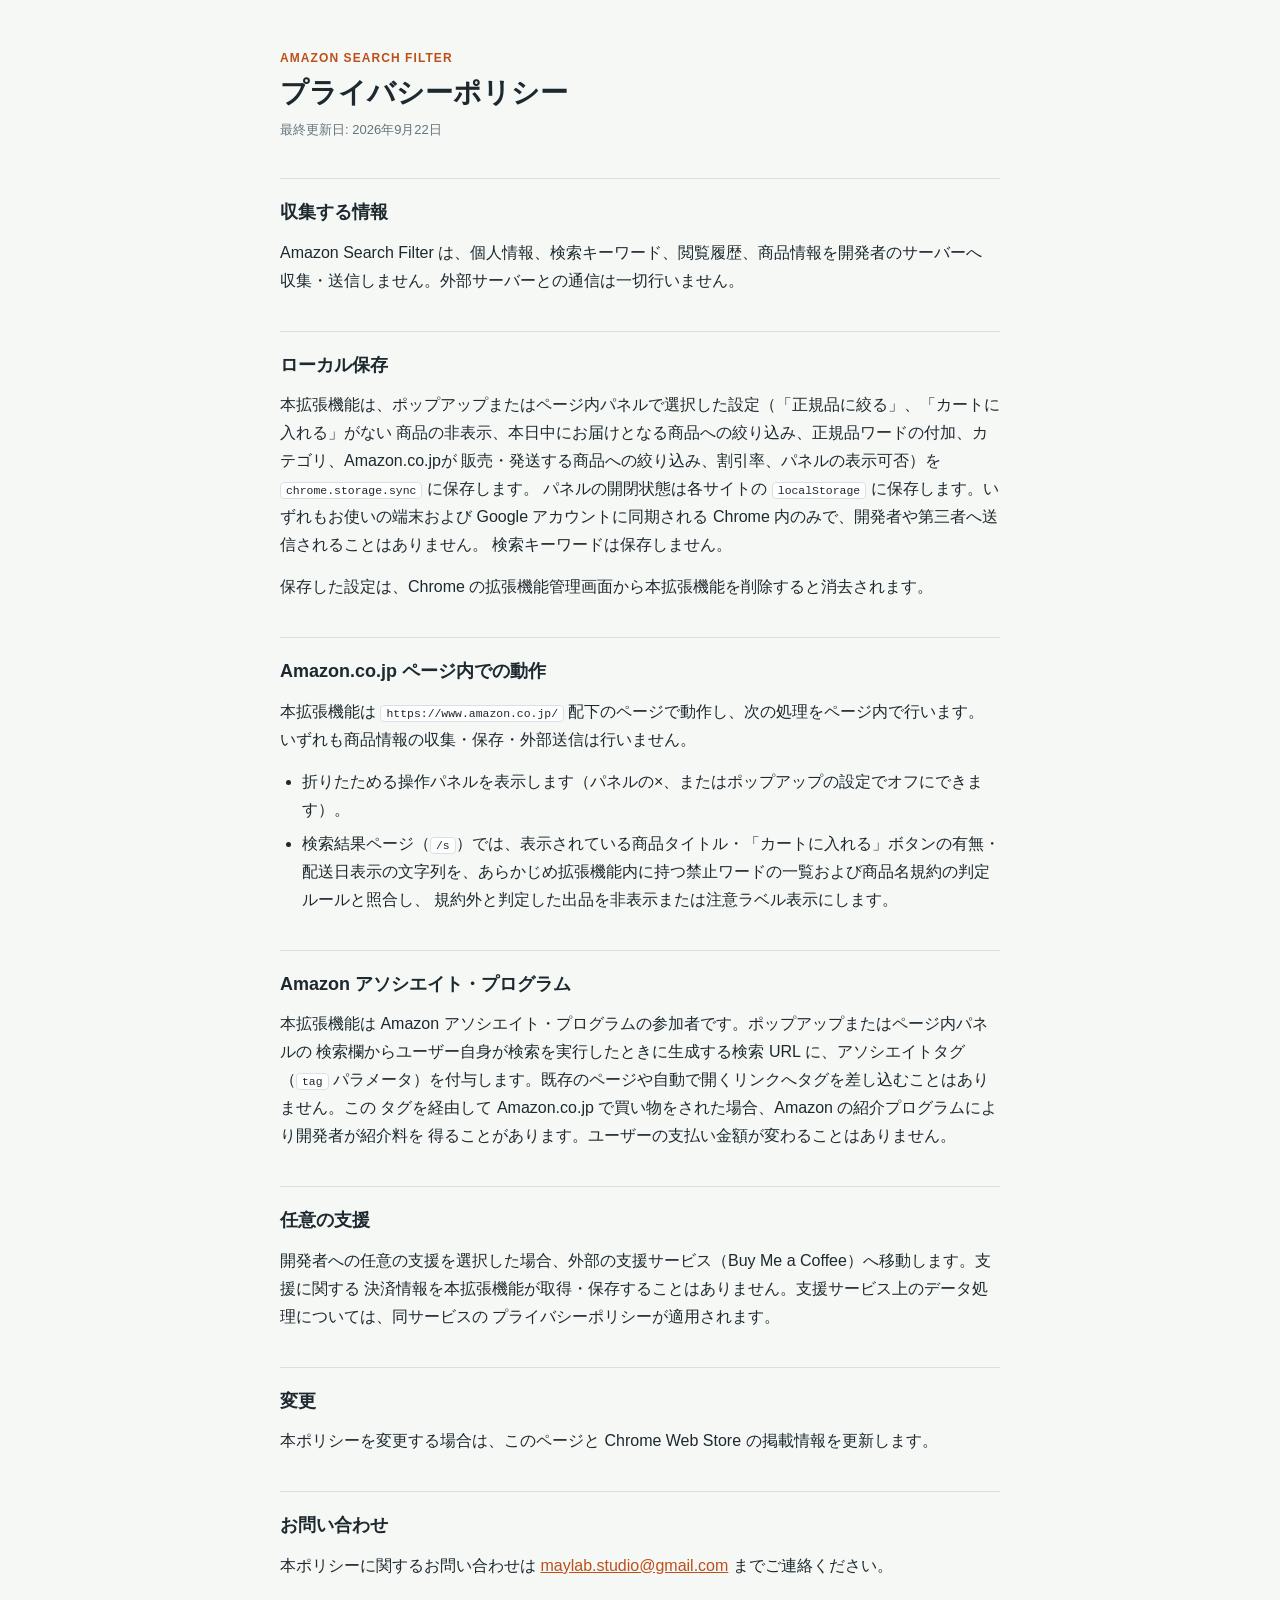
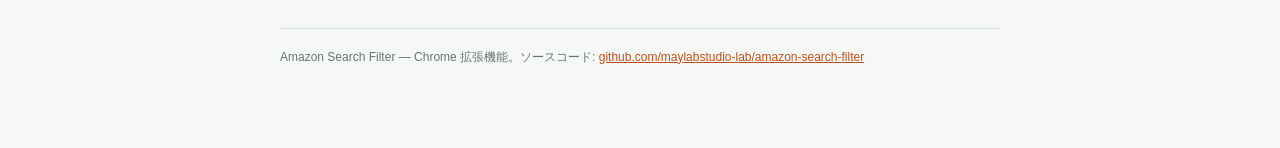
<file: docs/index.html>
<!doctype html>
<html lang="ja">
  <head>
    <meta charset="UTF-8" />
    <meta name="viewport" content="width=device-width, initial-scale=1.0" />
    <title>プライバシーポリシー — Amazon Search Filter</title>
    <meta
      name="description"
      content="Chrome 拡張機能「Amazon Search Filter」のプライバシーポリシー。収集する情報、ローカル保存、外部送信の有無について説明します。"
    />
    <style>
      :root {
        color-scheme: light dark;
        --ink: #1d292f;
        --muted: #65747a;
        --line: #d7e0e2;
        --paper: #f6f8f5;
        --card: #ffffff;
        --accent: #bd4f1b;
      }
      @media (prefers-color-scheme: dark) {
        :root {
          --ink: #e8edee;
          --muted: #9fb0b5;
          --line: #33424a;
          --paper: #121a1e;
          --card: #1a2429;
          --accent: #e88a4f;
        }
      }
      * { box-sizing: border-box; }
      body {
        margin: 0;
        padding: 0 20px;
        color: var(--ink);
        background: var(--paper);
        font-family: -apple-system, BlinkMacSystemFont, "Hiragino Kaku Gothic ProN",
          "Yu Gothic", Meiryo, sans-serif;
        line-height: 1.75;
      }
      main {
        max-width: 720px;
        margin: 0 auto;
        padding: 48px 0 80px;
      }
      .eyebrow {
        margin: 0 0 6px;
        color: var(--accent);
        font-size: 12px;
        font-weight: 700;
        letter-spacing: 0.09em;
        text-transform: uppercase;
      }
      h1 {
        margin: 0 0 8px;
        font-size: 28px;
        line-height: 1.3;
      }
      .updated {
        margin: 0 0 32px;
        color: var(--muted);
        font-size: 13px;
      }
      h2 {
        margin: 36px 0 10px;
        padding-top: 18px;
        border-top: 1px solid var(--line);
        font-size: 18px;
      }
      p { margin: 0 0 14px; }
      ul { margin: 0 0 14px; padding-left: 22px; }
      li { margin-bottom: 6px; }
      code {
        padding: 1px 5px;
        border-radius: 4px;
        background: var(--card);
        border: 1px solid var(--line);
        font-size: 0.88em;
      }
      a { color: var(--accent); }
      footer {
        margin-top: 48px;
        padding-top: 18px;
        border-top: 1px solid var(--line);
        color: var(--muted);
        font-size: 12px;
      }
    </style>
  </head>
  <body>
    <main>
      <p class="eyebrow">Amazon Search Filter</p>
      <h1>プライバシーポリシー</h1>
      <p class="updated">最終更新日: 2026年9月22日</p>

      <h2>収集する情報</h2>
      <p>
        Amazon Search Filter は、個人情報、検索キーワード、閲覧履歴、商品情報を開発者のサーバーへ
        収集・送信しません。外部サーバーとの通信は一切行いません。
      </p>

      <h2>ローカル保存</h2>
      <p>
        本拡張機能は、ポップアップまたはページ内パネルで選択した設定（「正規品に絞る」、「カートに入れる」がない
        商品の非表示、本日中にお届けとなる商品への絞り込み、正規品ワードの付加、カテゴリ、Amazon.co.jpが
        販売・発送する商品への絞り込み、割引率、パネルの表示可否）を
        <code>chrome.storage.sync</code> に保存します。
        パネルの開閉状態は各サイトの <code>localStorage</code> に保存します。いずれもお使いの端末および
        Google アカウントに同期される Chrome 内のみで、開発者や第三者へ送信されることはありません。
        検索キーワードは保存しません。
      </p>
      <p>
        保存した設定は、Chrome の拡張機能管理画面から本拡張機能を削除すると消去されます。
      </p>

      <h2>Amazon.co.jp ページ内での動作</h2>
      <p>
        本拡張機能は <code>https://www.amazon.co.jp/</code> 配下のページで動作し、次の処理をページ内で行います。
        いずれも商品情報の収集・保存・外部送信は行いません。
      </p>
      <ul>
        <li>折りたためる操作パネルを表示します（パネルの×、またはポップアップの設定でオフにできます）。</li>
        <li>
          検索結果ページ（<code>/s</code>）では、表示されている商品タイトル・「カートに入れる」ボタンの有無・
          配送日表示の文字列を、あらかじめ拡張機能内に持つ禁止ワードの一覧および商品名規約の判定ルールと照合し、
          規約外と判定した出品を非表示または注意ラベル表示にします。
        </li>
      </ul>

      <h2>Amazon アソシエイト・プログラム</h2>
      <p>
        本拡張機能は Amazon アソシエイト・プログラムの参加者です。ポップアップまたはページ内パネルの
        検索欄からユーザー自身が検索を実行したときに生成する検索 URL に、アソシエイトタグ（<code>tag</code>
        パラメータ）を付与します。既存のページや自動で開くリンクへタグを差し込むことはありません。この
        タグを経由して Amazon.co.jp で買い物をされた場合、Amazon の紹介プログラムにより開発者が紹介料を
        得ることがあります。ユーザーの支払い金額が変わることはありません。
      </p>

      <h2>任意の支援</h2>
      <p>
        開発者への任意の支援を選択した場合、外部の支援サービス（Buy Me a Coffee）へ移動します。支援に関する
        決済情報を本拡張機能が取得・保存することはありません。支援サービス上のデータ処理については、同サービスの
        プライバシーポリシーが適用されます。
      </p>

      <h2>変更</h2>
      <p>
        本ポリシーを変更する場合は、このページと Chrome Web Store の掲載情報を更新します。
      </p>

      <h2>お問い合わせ</h2>
      <p>
        本ポリシーに関するお問い合わせは
        <a href="mailto:maylab.studio@gmail.com">maylab.studio@gmail.com</a> までご連絡ください。
      </p>

      <footer>
        Amazon Search Filter — Chrome 拡張機能。ソースコード:
        <a href="https://github.com/maylabstudio-lab/amazon-search-filter"
          >github.com/maylabstudio-lab/amazon-search-filter</a
        >
      </footer>
    </main>
  </body>
</html>
</file>
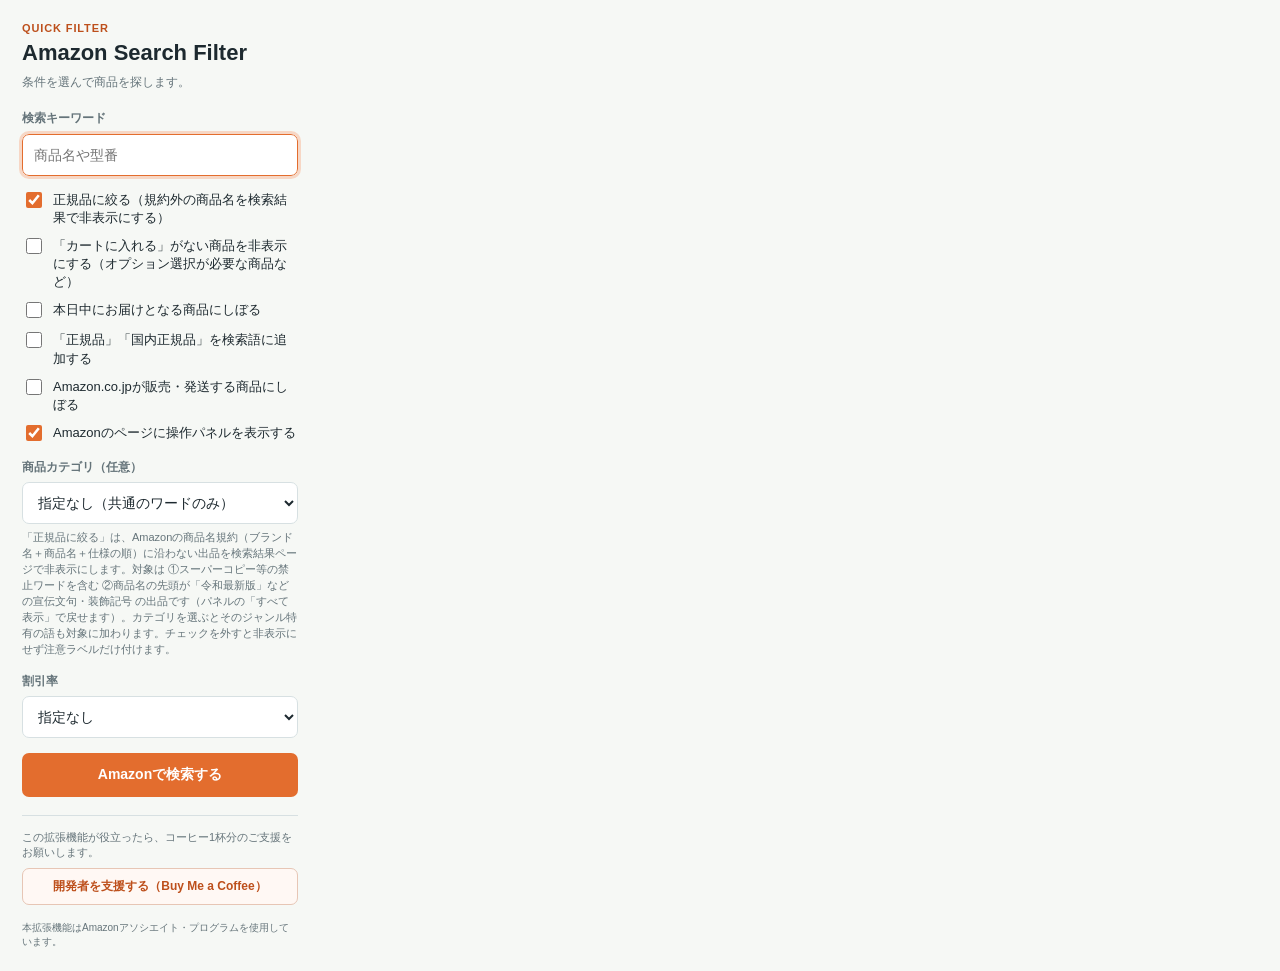
<file: popup.html>
<!doctype html>
<html lang="ja">
  <head>
    <meta charset="UTF-8">
    <meta name="viewport" content="width=device-width, initial-scale=1.0">
    <title>Amazon Search Filter</title>
    <style>
      :root {
        color-scheme: light;
        --ink: #1d292f;
        --muted: #65747a;
        --line: #d7e0e2;
        --paper: #f6f8f5;
        --accent: #e36d2e;
        --accent-dark: #bd4f1b;
      }

      * { box-sizing: border-box; }

      body {
        width: 320px;
        margin: 0;
        color: var(--ink);
        background: var(--paper);
        font-family: -apple-system, BlinkMacSystemFont, "Hiragino Kaku Gothic ProN", sans-serif;
      }

      main { padding: 22px; }
      header { margin-bottom: 19px; }
      .eyebrow { margin: 0 0 5px; color: var(--accent-dark); font-size: 11px; font-weight: 700; letter-spacing: 0.08em; text-transform: uppercase; }
      h1 { margin: 0; font-size: 22px; line-height: 1.25; }
      .subtitle { margin: 7px 0 0; color: var(--muted); font-size: 12px; }
      form { display: grid; gap: 15px; }
      label { display: block; margin-bottom: 7px; color: var(--muted); font-size: 12px; font-weight: 700; }
      input[type="search"], select { width: 100%; min-height: 42px; padding: 0 11px; border: 1px solid var(--line); border-radius: 7px; color: var(--ink); background: #fff; font: inherit; font-size: 14px; }
      input:focus, select:focus { border-color: var(--accent); outline: 3px solid #f7d7c5; }
      .options { display: grid; gap: 10px; }
      .check { display: flex; align-items: flex-start; gap: 8px; margin: 0; color: var(--ink); font-size: 13px; font-weight: 500; line-height: 1.4; }
      .check input { width: 16px; height: 16px; margin-top: 1px; accent-color: var(--accent); flex: none; }
      .field label { margin-bottom: 6px; }
      .hint { margin: 6px 0 0; color: var(--muted); font-size: 11px; line-height: 1.45; }
      button { min-height: 44px; border: 0; border-radius: 7px; color: #fff; background: var(--accent); font: inherit; font-size: 14px; font-weight: 800; cursor: pointer; }
      button:hover { background: var(--accent-dark); }
      button:focus-visible { outline: 3px solid #f0b496; outline-offset: 2px; }
      .support { margin-top: 18px; padding-top: 14px; border-top: 1px solid var(--line); }
      .support p { margin: 0 0 8px; color: var(--muted); font-size: 11px; line-height: 1.4; }
      .support-link { display: block; padding: 9px 10px; border: 1px solid #e7c6b5; border-radius: 7px; color: var(--accent-dark); background: #fff8f4; font-size: 12px; font-weight: 700; text-align: center; text-decoration: none; }
      .support-link:hover { background: #ffede3; }
      .affiliate-note { margin: 16px 0 0; color: var(--muted); font-size: 10px; line-height: 1.4; }
    </style>
  </head>
  <body>
    <main>
      <header>
        <p class="eyebrow">Quick filter</p>
        <h1>Amazon Search Filter</h1>
        <p class="subtitle">条件を選んで商品を探します。</p>
      </header>

      <form id="search-form">
        <div>
          <label for="keyword">検索キーワード</label>
          <input id="keyword" name="keyword" type="search" placeholder="商品名や型番" autocomplete="off" required autofocus>
        </div>
        <div class="options">
          <label class="check"><input id="exclude-suspicious" type="checkbox" checked> 正規品に絞る（規約外の商品名を検索結果で非表示にする）</label>
          <label class="check"><input id="hide-no-cart" type="checkbox"> 「カートに入れる」がない商品を非表示にする（オプション選択が必要な商品など）</label>
          <label class="check"><input id="hide-not-today" type="checkbox"> 本日中にお届けとなる商品にしぼる</label>
          <label class="check"><input id="genuine-enabled" type="checkbox"> 「正規品」「国内正規品」を検索語に追加する</label>
          <label class="check"><input id="amazon-direct" type="checkbox"> Amazon.co.jpが販売・発送する商品にしぼる</label>
          <label class="check"><input id="show-panel" type="checkbox" checked> Amazonのページに操作パネルを表示する</label>
        </div>
        <div class="field">
          <label for="genuine-category">商品カテゴリ（任意）</label>
          <select id="genuine-category" name="genuine-category">
            <option value="">指定なし（共通のワードのみ）</option>
          </select>
          <p class="hint">「正規品に絞る」は、Amazonの商品名規約（ブランド名＋商品名＋仕様の順）に沿わない出品を検索結果ページで非表示にします。対象は ①スーパーコピー等の禁止ワードを含む ②商品名の先頭が「令和最新版」などの宣伝文句・装飾記号 の出品です（パネルの「すべて表示」で戻せます）。カテゴリを選ぶとそのジャンル特有の語も対象に加わります。チェックを外すと非表示にせず注意ラベルだけ付けます。</p>
        </div>
        <div class="field">
          <label for="discount">割引率</label>
          <select id="discount" name="discount">
            <option value="">指定なし</option>
            <option value="10">10%以上</option>
            <option value="20">20%以上</option>
            <option value="30">30%以上</option>
            <option value="40">40%以上</option>
            <option value="50">50%以上</option>
          </select>
        </div>
        <button id="search-btn" type="submit">Amazonで検索する</button>
      </form>
      <section class="support" aria-label="開発者を支援">
        <p>この拡張機能が役立ったら、コーヒー1杯分のご支援をお願いします。</p>
        <a id="support-link" class="support-link" href="https://buymeacoffee.com/maylab" target="_blank" rel="noopener noreferrer">開発者を支援する（Buy Me a Coffee）</a>
      </section>
      <p class="affiliate-note">本拡張機能はAmazonアソシエイト・プログラムを使用しています。</p>
    </main>
    <script src="dictionary.js"></script>
    <script src="popup.js"></script>
  </body>
</html>
</file>
